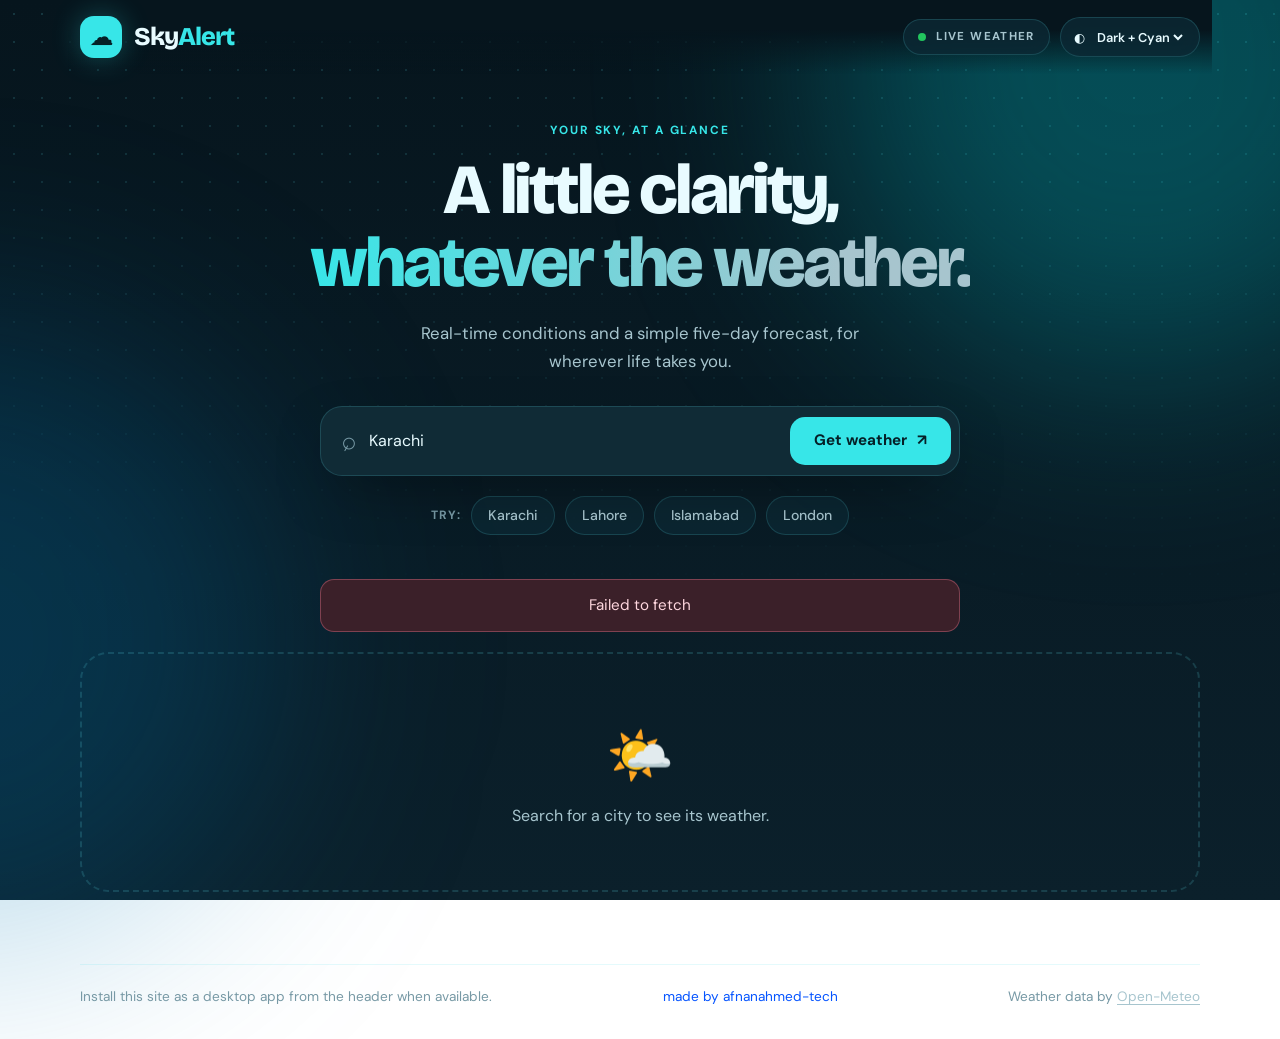
<file: weather app/index.html>
<!DOCTYPE html>
<html lang="en">
<head>
  <link rel="icon" href="favicon.jpeg" type="image/jpeg" />
  <meta charset="UTF-8" />
  <meta name="viewport" content="width=device-width, initial-scale=1.0" />
  <meta name="theme-color" content="#07151d" />
  <link rel="manifest" href="manifest.webmanifest" />
  <meta name="description" content="Search current weather and a five-day forecast for cities worldwide." />
  <title>SkyAlert — Your Weather, Beautifully Simple</title>
  <link rel="stylesheet" href="style.css" />
  <script src="script.js" defer></script>
</head>
<body data-theme="cyber">
  <div class="background-orb orb-one" aria-hidden="true"></div>
  <div class="background-orb orb-two" aria-hidden="true"></div>

  <div class="app-shell">
    <header class="site-header">
      <a class="brand" href="./index.html" aria-label="Cloudline home">
        <span class="brand-symbol" aria-hidden="true">☁</span>
        <span>Sky<span class="brand-period">Alert</span></span>
      </a>
      <div class="header-actions">
        <span class="header-note"><span class="live-dot" aria-hidden="true"></span> LIVE WEATHER</span>
        <label class="theme-control" for="themeSelect"><span aria-hidden="true">◐</span><select id="themeSelect" aria-label="Choose appearance"><option value="cyber">Dark + Cyan</option><option value="dark">Dark</option><option value="light">Light</option></select></label>
        <button id="installButton" class="install-button" type="button" hidden>↓ Install app</button>
      </div>
    </header>

    <main>
      <section class="intro" aria-labelledby="main-heading">
        <p class="eyebrow">YOUR SKY, AT A GLANCE</p>
        <h1 id="main-heading">A little clarity,<br /><em>whatever the weather.</em></h1>
        <p class="intro-description">Real-time conditions and a simple five-day forecast, for wherever life takes you.</p>

        <form id="searchForm" class="search-form" role="search">
          <label for="cityInput" class="visually-hidden">City name</label>
          <span class="search-icon" aria-hidden="true">⌕</span>
          <input id="cityInput" name="city" type="search" placeholder="Search a city, e.g. Karachi" autocomplete="off" maxlength="80" />
          <button id="searchButton" class="search-button" type="submit">
            <span id="searchButtonText">Get weather</span>
            <span id="searchSpinner" class="button-spinner" hidden aria-hidden="true"></span>
            <span aria-hidden="true">↗</span>
          </button>
        </form>

        <div class="suggestions" aria-label="Try a popular city">
          <span class="suggestions-label">TRY:</span>
          <button type="button" class="city-chip" data-city="Karachi">Karachi</button>
          <button type="button" class="city-chip" data-city="Lahore">Lahore</button>
          <button type="button" class="city-chip" data-city="Islamabad">Islamabad</button>
          <button type="button" class="city-chip" data-city="London">London</button>
        </div>
      </section>

      <div id="statusMessage" class="status-message" role="status" aria-live="polite" hidden></div>

      <section id="emptyState" class="empty-state" aria-label="Weather search instructions">
        <span class="empty-icon" aria-hidden="true">🌤️</span>
        <p>Search for a city to see its weather.</p>
      </section>

      <div id="weatherPanel" class="weather-panel" hidden>
        <section class="today-card" aria-labelledby="current-heading">
          <div class="today-left">
            <div class="today-topline"><span class="today-tag">CURRENT CONDITIONS</span><span class="today-separator">/</span><span id="localTime">Local time</span></div>
            <h2 id="current-heading" class="city-heading">—</h2>
            <p id="countryName" class="country-name">—</p>
            <div class="temperature-line">
              <span id="temperature" class="temperature">--°</span>
              <span id="weatherIcon" class="weather-emoji" role="img" aria-label="Weather icon">☀️</span>
            </div>
            <p id="weatherDescription" class="weather-description">—</p>
            <p class="feels-like">Feels like <strong id="feelsLike">—</strong></p>
          </div>
          <div class="today-right" aria-hidden="true">
            <div class="sun-disc"></div>
            <div class="cloud cloud-back"></div>
            <div class="cloud cloud-front"></div>
            <span class="scene-tiny-star star-one">✦</span>
            <span class="scene-tiny-star star-two">✧</span>
          </div>
          <div class="today-bottom"><span class="weather-bullet"></span> <span id="conditionSummary">Your weather, right now</span></div>
        </section>

        <section class="metrics" aria-label="Weather measurements">
          <article class="metric-card"><span class="metric-icon humidity" aria-hidden="true">◒</span><span class="metric-label">Humidity</span><strong id="humidity" class="metric-value">—</strong><span class="metric-footnote">Relative humidity</span></article>
          <article class="metric-card"><span class="metric-icon wind" aria-hidden="true">≋</span><span class="metric-label">Wind speed</span><strong id="windSpeed" class="metric-value">—</strong><span class="metric-footnote">At 10 metres</span></article>
          <article class="metric-card"><span class="metric-icon precipitation" aria-hidden="true">♢</span><span class="metric-label">Precipitation</span><strong id="precipitation" class="metric-value">—</strong><span class="metric-footnote">Current amount</span></article>
        </section>

        <section class="forecast-section" aria-labelledby="forecast-heading">
          <div class="section-heading">
            <div><p class="eyebrow">LOOKING AHEAD</p><h2 id="forecast-heading">The next five days</h2></div>
            <span class="forecast-subtitle">Daily highs &amp; lows</span>
          </div>
          <div id="forecastList" class="forecast-list" aria-label="Five-day forecast"></div>
        </section>
      </div>
    </main>

    <footer class="site-footer"><span>Install this site as a desktop app from the header when available.</span> <span class="made" > made by afnanahmed-tech</span><span>Weather data by <a href="https://open-meteo.com/" target="_blank" rel="noopener noreferrer">Open-Meteo</a></span></footer>
  </div>
</body>
</html>
</file>
<file: weather app/style.css>
/* ==========================================================================
   Cloudline — style.css
   Fully responsive, theme-aware (day / night) design for the weather app.
   The JS sets <body data-theme="day|night">; every color below reacts to it.
   ========================================================================== */

@import url("https://fonts.googleapis.com/css2?family=Bricolage+Grotesque:opsz,wght@12..96,500;12..96,700;12..96,800&family=DM+Sans:wght@400;500;700&display=swap");

/* 01. Design tokens ------------------------------------------------------ */
:root {
  --font-display: "Bricolage Grotesque", "DM Sans", ui-sans-serif, system-ui, sans-serif;
  --font-body: "DM Sans", ui-sans-serif, system-ui, -apple-system, "Segoe UI", sans-serif;

  --radius-lg: 28px;
  --radius-md: 20px;
  --radius-sm: 14px;
  --shell: 1120px;

  /* Day theme (default) */
  --bg-top: #dcebff;
  --bg-bottom: #fff3e4;
  --ink: #13233f;
  --ink-soft: #4b5c7a;
  --ink-faint: #6b7a96;
  --surface: rgba(255, 255, 255, .72);
  --surface-strong: #ffffff;
  --surface-hover: rgba(255, 255, 255, .95);
  --line: rgba(19, 35, 63, .12);
  --accent: #1f5fd1;
  --accent-ink: #ffffff;
  --accent-hover: #174cae;
  --accent-soft: rgba(31, 95, 209, .1);
  --glow-a: rgba(255, 190, 120, .55);
  --glow-b: rgba(120, 170, 255, .5);
  --shadow: 0 18px 50px -20px rgba(19, 35, 63, .28);
  --error-bg: #fde8ec;
  --error-ink: #8a1c33;
  --error-line: rgba(138, 28, 51, .25);

  --hero-bg: linear-gradient(125deg, #1b3f93 0%, #2f6fd6 52%, #7fb2f2 100%);
  --hero-ink: #ffffff;
  --hero-soft: rgba(255, 255, 255, .82);
  --disc: radial-gradient(circle at 35% 30%, #fffbe9, #ffd98a 58%, #ffb55c 100%);
  --disc-glow: 0 0 60px rgba(255, 214, 140, .75), 0 0 140px rgba(255, 230, 180, .45);
  --cloud: rgba(255, 255, 255, .62);

  color-scheme: light;
}

body[data-theme="night"] {
  --bg-top: #0a1030;
  --bg-bottom: #1a1f4a;
  --ink: #eef1ff;
  --ink-soft: #b4bdde;
  --ink-faint: #8f9ac2;
  --surface: rgba(255, 255, 255, .06);
  --surface-strong: #1b2250;
  --surface-hover: rgba(255, 255, 255, .11);
  --line: rgba(255, 255, 255, .13);
  --accent: #a9b8ff;
  --accent-ink: #0d1338;
  --accent-hover: #c4cfff;
  --accent-soft: rgba(169, 184, 255, .14);
  --glow-a: rgba(120, 90, 255, .35);
  --glow-b: rgba(60, 120, 220, .3);
  --shadow: 0 22px 60px -22px rgba(0, 0, 0, .65);
  --error-bg: #3f1f31;
  --error-ink: #ffd5dd;
  --error-line: rgba(255, 126, 153, .35);

  --hero-bg: linear-gradient(125deg, #121a52 0%, #2a3490 55%, #5a64c4 100%);
  --disc: radial-gradient(circle at 35% 30%, #ffffff, #e6e9ff 60%, #b9c0f0 100%);
  --disc-glow: 0 0 50px rgba(200, 208, 255, .55), 0 0 120px rgba(200, 208, 255, .25);
  --cloud: rgba(255, 255, 255, .22);

  color-scheme: dark;
}

/* 02. Reset & base ------------------------------------------------------- */
*, *::before, *::after { box-sizing: border-box; }
html { scroll-behavior: smooth; -webkit-text-size-adjust: 100%; }
body {
  min-height: 100vh;
  margin: 0;
  font-family: var(--font-body);
  font-size: 16px;
  line-height: 1.5;
  color: var(--ink);
  background: linear-gradient(180deg, var(--bg-top) 0%, var(--bg-bottom) 100%) fixed;
  overflow-x: hidden;
  transition: background .6s ease, color .4s ease;
}
button, input { font: inherit; color: inherit; }
button { cursor: pointer; }
a { color: inherit; }
h1, h2, p { margin-top: 0; }
[hidden] { display: none !important; }

.visually-hidden {
  position: absolute; width: 1px; height: 1px; padding: 0; margin: -1px;
  overflow: hidden; clip: rect(0, 0, 0, 0); white-space: nowrap; border: 0;
}

:focus-visible { outline: 3px solid var(--accent); outline-offset: 3px; }

/* 03. Atmosphere --------------------------------------------------------- */
.background-orb {
  position: fixed; z-index: -1; width: 640px; height: 640px; border-radius: 50%;
  filter: blur(110px); pointer-events: none; transition: background .6s ease;
}
.orb-one { top: -260px; right: -180px; background: var(--glow-a); }
.orb-two { top: 320px; left: -360px; background: var(--glow-b); }

.app-shell {
  width: min(var(--shell), calc(100% - 48px));
  margin: 0 auto;
}

/* 04. Header ------------------------------------------------------------- */
.site-header {
  display: flex; align-items: center; justify-content: space-between;
  padding: 28px 0 8px;
}
.brand {
  display: inline-flex; align-items: center; gap: 12px;
  font-family: var(--font-display); font-size: 1.6rem; font-weight: 800;
  letter-spacing: -.04em; text-decoration: none;
}
.brand-symbol {
  display: grid; place-items: center; width: 42px; height: 42px;
  font-size: 1.5rem; border-radius: 14px;
  background: var(--accent); color: var(--accent-ink);
  box-shadow: 0 10px 24px -10px var(--accent);
}
.brand-period { color: var(--accent); }

.header-note {
  display: inline-flex; align-items: center; gap: 10px;
  padding: 8px 14px; font-size: .72rem; font-weight: 700; letter-spacing: .12em;
  color: var(--ink-soft); background: var(--surface);
  border: 1px solid var(--line); border-radius: 999px;
  backdrop-filter: blur(10px); -webkit-backdrop-filter: blur(10px);
}
.live-dot {
  width: 8px; height: 8px; border-radius: 50%; background: #22c55e;
  box-shadow: 0 0 0 0 rgba(34, 197, 94, .6);
  animation: pulse 2.2s ease-out infinite;
}
@keyframes pulse {
  70% { box-shadow: 0 0 0 9px rgba(34, 197, 94, 0); }
  100% { box-shadow: 0 0 0 0 rgba(34, 197, 94, 0); }
}

/* 05. Intro & search ----------------------------------------------------- */
.intro { max-width: 760px; margin: 48px auto 44px; text-align: center; }
.eyebrow {
  margin: 0 0 14px; font-size: .74rem; font-weight: 700;
  letter-spacing: .16em; color: var(--accent);
}
h1 {
  margin: 0; font-family: var(--font-display); font-weight: 800;
  font-size: clamp(2.3rem, 6vw, 4.4rem); line-height: 1.04; letter-spacing: -.045em;
}
h1 em { font-style: normal; color: var(--ink-soft); }
.intro-description {
  max-width: 480px; margin: 20px auto 30px;
  font-size: 1.05rem; line-height: 1.65; color: var(--ink-soft);
}

.search-form {
  display: flex; align-items: center; width: min(640px, 100%); margin: 0 auto;
  padding: 8px 8px 8px 20px;
  background: var(--surface-strong); border: 1px solid var(--line);
  border-radius: 22px; box-shadow: var(--shadow);
  transition: border-color .2s ease, box-shadow .2s ease;
}
.search-form:focus-within {
  border-color: var(--accent);
  box-shadow: var(--shadow), 0 0 0 4px var(--accent-soft);
}
.search-icon {
  flex: none; margin-right: 12px; font-size: 1.6rem; line-height: 1;
  color: var(--ink-faint); transform: rotate(-15deg);
}
.search-form input {
  flex: 1; min-width: 0; padding: 14px 0; border: 0; outline: none;
  background: transparent; font-size: 1rem; color: var(--ink);
}
.search-form input::placeholder { color: var(--ink-faint); }
.search-form input::-webkit-search-cancel-button { cursor: pointer; }

.search-button {
  flex: none; display: inline-flex; align-items: center; justify-content: center; gap: 10px;
  min-height: 48px; padding: 0 24px; border: 0; border-radius: 15px;
  background: var(--accent); color: var(--accent-ink);
  font-size: .95rem; font-weight: 700;
  transition: background .2s ease, transform .15s ease;
}
.search-button:hover { background: var(--accent-hover); transform: translateY(-1px); }
.search-button:active { transform: translateY(0); }
.search-button:disabled { opacity: .7; cursor: wait; transform: none; }
.button-spinner {
  width: 14px; height: 14px; border-radius: 50%;
  border: 2px solid currentColor; border-top-color: transparent;
  animation: spin .7s linear infinite;
}
@keyframes spin { to { transform: rotate(360deg); } }

.suggestions {
  display: flex; flex-wrap: wrap; align-items: center; justify-content: center;
  gap: 10px; margin-top: 20px;
}
.suggestions-label { font-size: .75rem; font-weight: 700; letter-spacing: .1em; color: var(--ink-faint); }
.city-chip {
  padding: 8px 16px; font-size: .88rem; font-weight: 500;
  color: var(--ink-soft); background: var(--surface);
  border: 1px solid var(--line); border-radius: 999px;
  transition: background .2s ease, color .2s ease, border-color .2s ease, transform .15s ease;
}
.city-chip:hover {
  color: var(--ink); background: var(--surface-hover);
  border-color: var(--accent); transform: translateY(-1px);
}

/* 06. Status & empty states ---------------------------------------------- */
.status-message {
  margin: 0 auto 20px; max-width: 640px; padding: 14px 20px;
  font-size: .95rem; text-align: center; color: var(--accent);
  background: var(--accent-soft); border: 1px solid var(--line); border-radius: var(--radius-sm);
}
.status-message.is-error {
  color: var(--error-ink); background: var(--error-bg); border-color: var(--error-line);
}
.empty-state {
  display: flex; flex-direction: column; align-items: center; justify-content: center;
  gap: 8px; min-height: 240px; padding: 24px; text-align: center;
  color: var(--ink-soft); border: 2px dashed var(--line); border-radius: var(--radius-lg);
}
.empty-icon { font-size: 3.4rem; }
.empty-state p { margin: 0; }

/* 07. Current conditions hero -------------------------------------------- */
.weather-panel { animation: rise .5s ease both; }
@keyframes rise {
  from { opacity: 0; transform: translateY(14px); }
  to { opacity: 1; transform: none; }
}

.today-card {
  position: relative; display: grid; grid-template-columns: 1.1fr .9fr;
  min-height: 400px; overflow: hidden;
  color: var(--hero-ink); background: var(--hero-bg);
  border-radius: var(--radius-lg); box-shadow: var(--shadow);
  transition: background .6s ease;
}
.today-left { position: relative; z-index: 2; padding: 40px 48px 84px; }
.today-topline {
  display: flex; flex-wrap: wrap; align-items: center; gap: 10px;
  font-size: .72rem; font-weight: 700; letter-spacing: .12em; color: var(--hero-soft);
}
.today-separator { opacity: .6; }
.city-heading {
  margin: 26px 0 4px; font-family: var(--font-display); font-weight: 800;
  font-size: clamp(2rem, 4.6vw, 3rem); line-height: 1.05; letter-spacing: -.04em;
  overflow-wrap: anywhere;
}
.country-name { margin: 0; font-size: .95rem; color: var(--hero-soft); }
.temperature-line { display: flex; align-items: center; gap: 22px; margin: 14px 0 4px; }
.temperature {
  font-family: var(--font-display); font-weight: 800;
  font-size: clamp(5.2rem, 11vw, 8.2rem); line-height: 1; letter-spacing: -.06em;
}
.weather-emoji { font-size: clamp(2.8rem, 6vw, 4rem); filter: drop-shadow(0 10px 14px rgba(8, 16, 60, .3)); }
.weather-description { margin: 0 0 6px; font-size: 1.3rem; font-weight: 700; }
.feels-like { margin: 0; font-size: .95rem; color: var(--hero-soft); }
.feels-like strong { color: var(--hero-ink); }

/* Decorative scene */
.today-right { position: relative; z-index: 1; overflow: hidden; min-height: 300px; }
.sun-disc {
  position: absolute; top: 56px; right: 20%; width: 240px; height: 240px;
  border-radius: 50%; background: var(--disc); box-shadow: var(--disc-glow);
  animation: float 9s ease-in-out infinite;
}
body[data-theme="night"] .sun-disc { width: 180px; height: 180px; top: 80px; }
@keyframes float { 50% { transform: translateY(-10px); } }
.cloud {
  position: absolute; width: 250px; height: 90px; border-radius: 999px;
  background: var(--cloud); filter: blur(1.5px);
}
.cloud::before, .cloud::after { content: ""; position: absolute; background: inherit; border-radius: 50%; }
.cloud::before { width: 125px; height: 125px; left: 34px; top: -56px; }
.cloud::after { width: 95px; height: 95px; left: 134px; top: -38px; }
.cloud-back { right: 14%; bottom: 56px; opacity: .65; transform: scale(.78); }
.cloud-front { right: -60px; bottom: 16px; opacity: .9; }
.scene-tiny-star { position: absolute; font-size: 1.6rem; opacity: .6; }
.star-one { top: 22%; left: 14%; }
.star-two { top: 52%; right: 8%; }

.today-bottom {
  position: absolute; z-index: 3; left: 0; right: 0; bottom: 0;
  display: flex; align-items: center; gap: 10px; height: 52px; padding: 0 48px;
  font-size: .85rem; color: var(--hero-soft);
  background: rgba(8, 14, 50, .22); border-top: 1px solid rgba(255, 255, 255, .18);
  backdrop-filter: blur(8px); -webkit-backdrop-filter: blur(8px);
}
.weather-bullet { width: 8px; height: 8px; border-radius: 50%; background: #86efac; }

/* 08. Metric cards ------------------------------------------------------- */
.metrics { display: grid; grid-template-columns: repeat(3, minmax(0, 1fr)); gap: 18px; margin: 20px 0 48px; }
.metric-card {
  display: grid; grid-template-columns: auto 1fr; align-content: start; column-gap: 14px;
  min-height: 160px; padding: 24px;
  background: var(--surface); border: 1px solid var(--line); border-radius: var(--radius-md);
  backdrop-filter: blur(12px); -webkit-backdrop-filter: blur(12px);
  transition: transform .2s ease, background .2s ease, box-shadow .2s ease;
}
.metric-card:hover { transform: translateY(-3px); background: var(--surface-hover); box-shadow: var(--shadow); }
.metric-icon {
  grid-row: span 3; display: grid; place-items: center; width: 40px; height: 40px;
  font-size: 1.35rem; border-radius: 13px; color: var(--accent); background: var(--accent-soft);
}
.metric-label { align-self: center; font-size: .9rem; font-weight: 500; color: var(--ink-soft); }
.metric-value {
  margin-top: 14px; font-family: var(--font-display); font-weight: 800;
  font-size: 2rem; line-height: 1.15; letter-spacing: -.03em;
}
.metric-footnote { margin-top: 4px; font-size: .8rem; color: var(--ink-faint); }

/* 09. Five-day forecast -------------------------------------------------- */
.section-heading { display: flex; align-items: flex-end; justify-content: space-between; gap: 16px; margin-bottom: 20px; }
.section-heading .eyebrow { margin-bottom: 8px; }
.section-heading h2 {
  margin: 0; font-family: var(--font-display); font-weight: 800;
  font-size: clamp(1.5rem, 3vw, 2rem); letter-spacing: -.03em;
}
.forecast-subtitle { padding-bottom: 4px; font-size: .88rem; color: var(--ink-soft); }

.forecast-list { display: grid; grid-template-columns: repeat(5, minmax(0, 1fr)); gap: 16px; }
.forecast-day {
  padding: 24px 14px; text-align: center;
  background: var(--surface); border: 1px solid var(--line); border-radius: var(--radius-md);
  backdrop-filter: blur(12px); -webkit-backdrop-filter: blur(12px);
  transition: transform .2s ease, background .2s ease, box-shadow .2s ease;
}
.forecast-day:hover { transform: translateY(-4px); background: var(--surface-hover); box-shadow: var(--shadow); }
.forecast-day:first-child { border-color: var(--accent); background: var(--accent-soft); }
.forecast-name { margin: 0; font-size: 1rem; font-weight: 700; }
.forecast-date { margin: 4px 0 16px; font-size: .8rem; color: var(--ink-faint); }
.forecast-icon { margin: 0 0 12px; font-size: 2.6rem; line-height: 1; }
.forecast-condition { min-height: 2.6em; margin: 0 0 16px; font-size: .85rem; color: var(--ink-soft); }
.forecast-temps {
  display: flex; align-items: baseline; justify-content: center; gap: 12px;
  font-family: var(--font-display); font-size: 1.3rem; font-weight: 800;
}
.forecast-low { font-size: 1.05rem; font-weight: 500; color: var(--ink-faint); }

/* 10. Footer ------------------------------------------------------------- */
.site-footer {
  display: flex; justify-content: space-between; gap: 16px;
  margin: 72px 0 0; padding: 22px 0 32px;
  font-size: .85rem; color: var(--ink-faint); border-top: 1px solid var(--line);
}
.site-footer a { color: var(--ink-soft); text-decoration: underline; text-underline-offset: 3px; }
.site-footer a:hover { color: var(--accent); }

/* 11. Responsive --------------------------------------------------------- */

/* Large tablets / small laptops */
@media (max-width: 980px) {
  .today-left { padding: 36px 36px 84px; }
  .today-bottom { padding: 0 36px; }
  .sun-disc { right: 12%; width: 200px; height: 200px; }
  .forecast-list { gap: 12px; }
  .forecast-day { padding: 20px 10px; }
}

/* Tablets */
@media (max-width: 760px) {
  .app-shell { width: min(100% - 32px, 640px); }
  .intro { margin: 32px auto 32px; }

  .today-card { grid-template-columns: 1fr; min-height: 380px; }
  .today-left { padding: 30px 26px 80px; }
  .today-right {
    position: absolute; right: -4%; bottom: 20px; width: 55%; height: 78%;
    min-height: 0; opacity: .6;
  }
  .sun-disc { top: 40px; right: 0; width: 170px; height: 170px; }
  body[data-theme="night"] .sun-disc { width: 130px; height: 130px; top: 54px; }
  .today-bottom { padding: 0 26px; }
  .city-heading { margin-top: 24px; }

  .metrics { gap: 12px; margin-bottom: 36px; }
  .metric-card { grid-template-columns: 1fr; min-height: 150px; padding: 18px 16px; }
  .metric-icon { grid-row: auto; width: 34px; height: 34px; margin-bottom: 10px; }
  .metric-value { margin-top: 8px; font-size: 1.5rem; }

  /* Forecast becomes a swipeable strip */
  .forecast-list {
    grid-template-columns: repeat(5, minmax(140px, 1fr));
    overflow-x: auto; padding-bottom: 10px;
    scroll-snap-type: x mandatory; -webkit-overflow-scrolling: touch;
  }
  .forecast-day { scroll-snap-align: start; }
  .site-footer { margin-top: 48px; }
}

/* Phones */
@media (max-width: 520px) {
  .app-shell { width: calc(100% - 28px); }
  .site-header { padding-top: 20px; }
  .brand { font-size: 1.35rem; }
  .brand-symbol { width: 38px; height: 38px; }
  .header-note { padding: 6px 11px; font-size: .64rem; letter-spacing: .08em; }

  .intro { margin-top: 26px; }
  .intro-description { font-size: .95rem; margin-bottom: 24px; }

  /* Search stacks so the button is never cramped */
  .search-form { flex-wrap: wrap; padding: 8px; border-radius: 20px; }
  .search-icon { margin: 0 6px 0 10px; }
  .search-form input { flex: 1 1 0; font-size: 1rem; } /* 16px stops iOS zoom */
  .search-button { width: 100%; margin-top: 8px; }

  .today-card { min-height: 360px; border-radius: 24px; }
  .today-left { padding: 26px 20px 78px; }
  .today-bottom { padding: 0 20px; font-size: .8rem; }
  .today-right { opacity: .4; }
  .temperature { font-size: 5rem; }
  .weather-description { font-size: 1.15rem; }

  .metrics { grid-template-columns: 1fr; }
  .metric-card {
    grid-template-columns: 44px 1fr; min-height: 0; padding: 16px; align-items: center;
  }
  .metric-icon { grid-row: span 3; margin: 0; width: 40px; height: 40px; }
  .metric-value { margin-top: 4px; }

  .forecast-subtitle { display: none; }
  .forecast-list { grid-template-columns: repeat(5, 132px); }
  .site-footer { flex-direction: column; gap: 6px; text-align: center; }
}

/* Very small phones */
@media (max-width: 360px) {
  .temperature { font-size: 4.2rem; }
  .temperature-line { gap: 12px; }
}

/* Large screens */
@media (min-width: 1400px) {
  :root { --shell: 1240px; }
  .today-card { min-height: 440px; }
}

/* Touch devices: no sticky hover lift */
@media (hover: none) {
  .metric-card:hover, .forecast-day:hover, .city-chip:hover, .search-button:hover { transform: none; }
}

/* Respect reduced motion */
@media (prefers-reduced-motion: reduce) {
  *, *::before, *::after {
    animation-duration: .01ms !important;
    animation-iteration-count: 1 !important;
    transition-duration: .01ms !important;
    scroll-behavior: auto !important;
  }
}

/* Print */
@media print {
  .background-orb, .search-form, .suggestions, .header-note { display: none !important; }
  body { background: #fff; color: #000; }
}

/* ==========================================================================
   12. Extras — more depth, motion and polish
   ========================================================================== */

/* Text selection + scrollbar */
::selection { background: var(--accent); color: var(--accent-ink); }
html { scrollbar-color: var(--accent) transparent; scrollbar-width: thin; }
::-webkit-scrollbar { width: 10px; height: 10px; }
::-webkit-scrollbar-thumb { background: var(--accent-soft); border-radius: 99px; border: 2px solid transparent; background-clip: padding-box; }
::-webkit-scrollbar-thumb:hover { background: var(--accent); background-clip: padding-box; border: 2px solid transparent; }

/* Subtle dot-grid texture behind everything */
body::before {
  content: ""; position: fixed; inset: 0; z-index: -2; pointer-events: none;
  background-image: radial-gradient(var(--line) 1px, transparent 1px);
  background-size: 28px 28px;
  mask-image: linear-gradient(180deg, #000 0%, transparent 70%);
  -webkit-mask-image: linear-gradient(180deg, #000 0%, transparent 70%);
}

/* Sticky glass header */
.site-header {
  position: sticky; top: 0; z-index: 50;
  margin: 0 -12px; padding: 16px 12px;
  background: linear-gradient(180deg, var(--bg-top) 40%, transparent);
}

/* Brand hover */
.brand-symbol { transition: transform .3s cubic-bezier(.3, 1.6, .5, 1); }
.brand:hover .brand-symbol { transform: rotate(-12deg) scale(1.08); }

/* Headline: gradient on the whole second line */
h1 em {
  background: linear-gradient(90deg, var(--accent), var(--ink-soft) 80%);
  -webkit-background-clip: text; background-clip: text;
  -webkit-text-fill-color: transparent; color: transparent;
}

/* Search: animated arrow, active chip, glow ring */
.search-button > span[aria-hidden="true"]:last-child { display: inline-block; transition: transform .2s ease; }
.search-button:hover > span[aria-hidden="true"]:last-child { transform: translate(3px, -3px); }
.search-form::after {
  content: ""; position: absolute; inset: -1px; border-radius: inherit; pointer-events: none;
  opacity: 0; transition: opacity .3s ease;
}
.search-form { position: relative; }
.city-chip:active { transform: scale(.96); }
.city-chip:focus-visible { border-color: var(--accent); }

/* Loading state: shimmer on the status message */
.status-message:not(.is-error) {
  background-image: linear-gradient(100deg, transparent 30%, rgba(255,255,255,.35) 50%, transparent 70%);
  background-size: 200% 100%; animation: shimmer 1.6s linear infinite;
}
@keyframes shimmer { from { background-position: 200% 0; } to { background-position: -200% 0; } }
.status-message.is-error { animation: shake .4s ease; }
@keyframes shake { 20%, 60% { transform: translateX(-6px); } 40%, 80% { transform: translateX(6px); } }

/* Empty state icon bobs gently */
.empty-icon { animation: float 5s ease-in-out infinite; }

/* Hero card: soft rings, shine sweep, drifting clouds, twinkling stars */
.today-card::before {
  content: ""; position: absolute; z-index: 0; right: -120px; top: -120px;
  width: 460px; height: 460px; border-radius: 50%;
  border: 1px solid rgba(255, 255, 255, .18);
  box-shadow: 0 0 0 60px rgba(255, 255, 255, .04), 0 0 0 120px rgba(255, 255, 255, .025);
  pointer-events: none;
}
.today-card::after {
  content: ""; position: absolute; z-index: 1; inset: 0; pointer-events: none;
  background: linear-gradient(105deg, transparent 40%, rgba(255, 255, 255, .13) 50%, transparent 60%);
  transform: translateX(-120%); animation: sweep 1.4s .5s ease-out 1 forwards;
}
@keyframes sweep { to { transform: translateX(120%); } }

.cloud-back { animation: drift 26s ease-in-out infinite alternate; }
.cloud-front { animation: drift 34s ease-in-out infinite alternate-reverse; }
@keyframes drift { from { translate: -22px 0; } to { translate: 26px 0; } }

.scene-tiny-star { animation: twinkle 3.4s ease-in-out infinite; }
.star-two { animation-delay: 1.4s; }
@keyframes twinkle { 0%, 100% { opacity: .25; transform: scale(.85); } 50% { opacity: .9; transform: scale(1.1); } }
body[data-theme="day"] .scene-tiny-star { opacity: .35; }

.weather-emoji { animation: float 6s ease-in-out infinite; }
.temperature {
  background: linear-gradient(180deg, #fff 30%, rgba(255, 255, 255, .72));
  -webkit-background-clip: text; background-clip: text;
  -webkit-text-fill-color: transparent; color: transparent;
}
.weather-description::after {
  content: ""; display: block; width: 44px; height: 4px; margin-top: 12px;
  border-radius: 99px; background: rgba(255, 255, 255, .55);
}

/* Metric cards: each gets its own color identity */
.metric-card { position: relative; overflow: hidden; }
.metric-card::after {
  content: ""; position: absolute; right: -40px; bottom: -40px; width: 120px; height: 120px;
  border-radius: 50%; background: var(--tint, var(--accent-soft)); opacity: .55; filter: blur(8px);
  transition: transform .4s ease; pointer-events: none;
}
.metric-card:hover::after { transform: scale(1.5); }
.metric-card:nth-child(1) { --tint: rgba(56, 189, 248, .35); }
.metric-card:nth-child(2) { --tint: rgba(45, 212, 191, .35); }
.metric-card:nth-child(3) { --tint: rgba(129, 140, 248, .4); }
.metric-icon.humidity { color: #0ea5e9; background: rgba(14, 165, 233, .14); }
.metric-icon.wind { color: #14b8a6; background: rgba(20, 184, 166, .14); }
.metric-icon.precipitation { color: #6366f1; background: rgba(99, 102, 241, .14); }
body[data-theme="night"] .metric-icon.humidity { color: #7dd3fc; }
body[data-theme="night"] .metric-icon.wind { color: #5eead4; }
body[data-theme="night"] .metric-icon.precipitation { color: #a5b4fc; }

/* Forecast: staggered entrance (one orchestrated moment on load) */
.forecast-day { animation: rise .55s ease both; }
.forecast-day:nth-child(1) { animation-delay: .05s; }
.forecast-day:nth-child(2) { animation-delay: .12s; }
.forecast-day:nth-child(3) { animation-delay: .19s; }
.forecast-day:nth-child(4) { animation-delay: .26s; }
.forecast-day:nth-child(5) { animation-delay: .33s; }
.forecast-day:first-child { box-shadow: 0 0 0 4px var(--accent-soft); }
.forecast-day:first-child .forecast-name::after {
  content: ""; display: inline-block; width: 7px; height: 7px; margin-left: 8px;
  border-radius: 50%; background: var(--accent); vertical-align: middle;
}
.forecast-icon { transition: transform .3s cubic-bezier(.3, 1.6, .5, 1); }
.forecast-day:hover .forecast-icon { transform: scale(1.18) rotate(-6deg); }
.forecast-temps span:first-child { color: var(--ink); }
.forecast-low { position: relative; padding-left: 12px; }
.forecast-low::before {
  content: ""; position: absolute; left: 0; top: 50%; width: 1px; height: 14px;
  transform: translateY(-50%); background: var(--line);
}

/* Footer links */
.site-footer a { transition: color .2s ease; }

/* Wide desktops: roomier hero text */
@media (min-width: 1100px) {
  .today-left { padding: 48px 56px 92px; }
  .today-bottom { padding: 0 56px; }
}

/* Tablet/phone: the sticky header stays compact */
@media (max-width: 520px) {
  .site-header { margin: 0 -8px; padding: 12px 8px; }
  .today-card::before { width: 320px; height: 320px; right: -110px; top: -110px; }
}

/* Reduced motion: keep the extras still */
@media (prefers-reduced-motion: reduce) {
  .today-card::after { display: none; }
  .scene-tiny-star { opacity: .5; transform: none; }
}
.made { 

  color: #0554ff;

}
/* SKYALERT 2.0 — selectable appearance system */
.header-actions { display:flex; align-items:center; gap:10px; flex-wrap:wrap; justify-content:flex-end; }
.theme-control,.install-button { display:inline-flex; align-items:center; gap:8px; min-height:40px; padding:0 13px; border:1px solid var(--line); border-radius:999px; background:var(--surface); color:var(--ink); font:600 .8rem var(--font-body); backdrop-filter:blur(12px); }
.theme-control select { border:0; outline:0; color:inherit; background:transparent; font:inherit; cursor:pointer; }
.theme-control option { color:#10202a; }
.install-button { background:var(--accent); color:var(--accent-ink); border-color:transparent; }
.install-button:hover { transform:translateY(-1px); }
body[data-theme="cyber"] {
  --bg-top:#06151d; --bg-bottom:#0b202b; --ink:#e8fbff; --ink-soft:#a7c5ce; --ink-faint:#7799a5;
  --surface:rgba(13,42,53,.76); --surface-strong:#102b36; --surface-hover:rgba(24,72,86,.88);
  --line:rgba(95,224,235,.17); --accent:#37e6e8; --accent-ink:#052027; --accent-hover:#72f5f2;
  --accent-soft:rgba(55,230,232,.13); --glow-a:rgba(0,220,230,.28); --glow-b:rgba(0,120,180,.25);
  --shadow:0 20px 60px -22px rgba(0,0,0,.62); --error-bg:#3b2029; --error-ink:#ffd7df; --error-line:rgba(255,126,153,.35);
  --hero-bg:linear-gradient(125deg,#073b4b 0%,#087d91 52%,#20c8c4 100%); --hero-ink:#f1ffff; --hero-soft:rgba(240,255,255,.82);
  --disc:radial-gradient(circle at 35% 30%,#f4ffff,#9dfcff 60%,#38cbd4 100%); --disc-glow:0 0 60px rgba(55,230,232,.42),0 0 140px rgba(55,230,232,.2);
  --cloud:rgba(224,255,255,.45); color-scheme:dark;
}
body[data-theme="dark"] {
  --bg-top:#10121b; --bg-bottom:#191d2b; --ink:#f4f5fb; --ink-soft:#b8bfd0; --ink-faint:#8992a8;
  --surface:rgba(255,255,255,.055); --surface-strong:#202536; --surface-hover:rgba(255,255,255,.1);
  --line:rgba(255,255,255,.12); --accent:#b7c3ff; --accent-ink:#151a2b; --accent-hover:#d0d8ff;
  --accent-soft:rgba(183,195,255,.13); --glow-a:rgba(111,105,190,.25); --glow-b:rgba(65,105,160,.2);
  --shadow:0 22px 60px -22px rgba(0,0,0,.7); --hero-bg:linear-gradient(125deg,#252c50,#414b7d 60%,#6875a8);
  color-scheme:dark;
}
body[data-theme="light"] { color-scheme:light; }
body[data-theme="cyber"] .brand-period { color:var(--accent); }
body[data-theme="cyber"] .brand-symbol { box-shadow:0 0 28px rgba(55,230,232,.28); }
body[data-theme="cyber"] .today-card { box-shadow:0 24px 70px -25px rgba(0,220,230,.22); }
@media(max-width:650px) {
  .header-actions { width:100%; justify-content:space-between; }
  .site-header { align-items:flex-start; flex-wrap:wrap; gap:12px; }
  .header-note { padding:8px 10px; font-size:.65rem; }
  .theme-control { flex:1; justify-content:center; }
  .install-button { flex:1; justify-content:center; }
}
@media(prefers-reduced-motion:reduce) { *,*::before,*::after { animation-duration:.01ms!important; animation-iteration-count:1!important; scroll-behavior:auto!important; transition-duration:.01ms!important; } }
</file>
